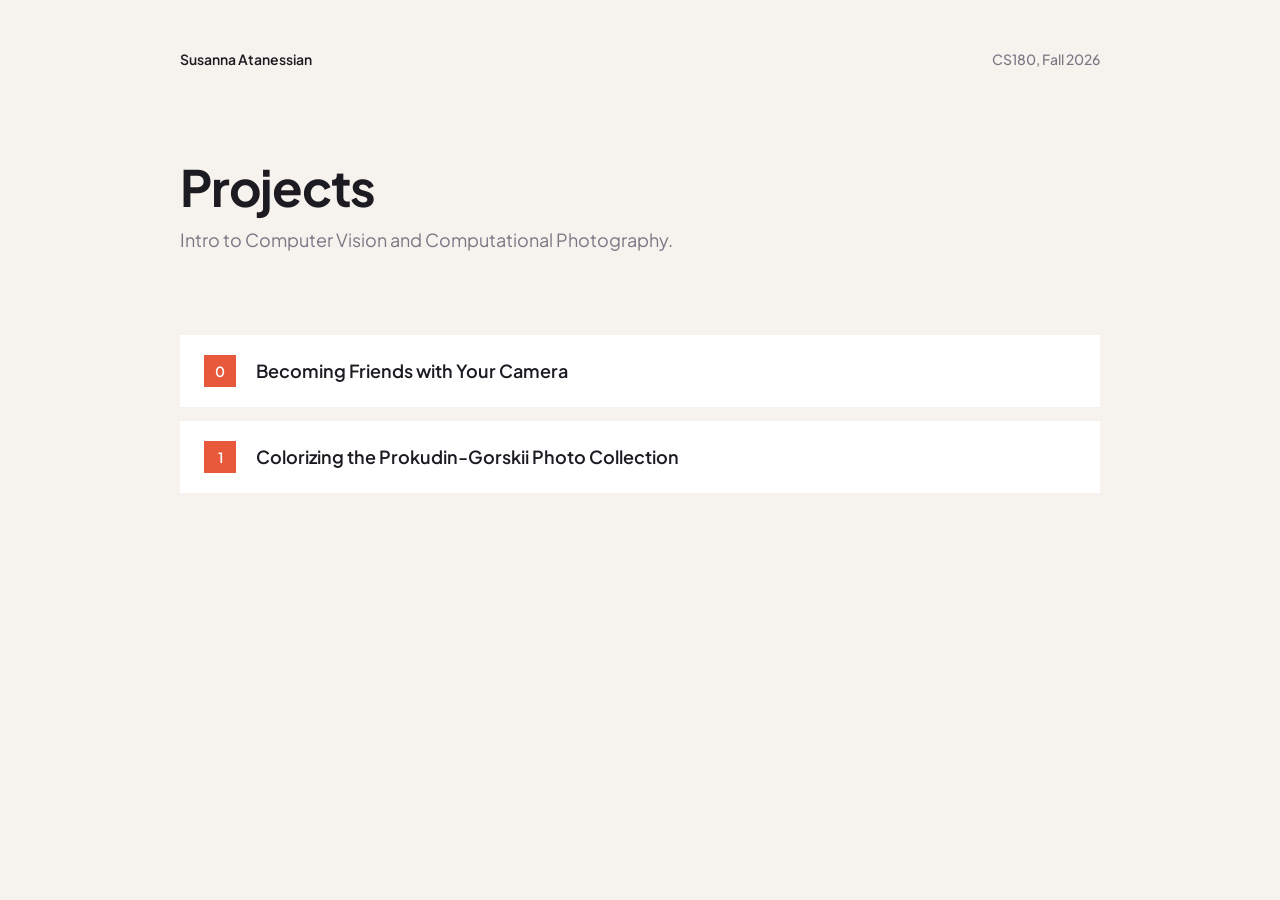
<file: index.html>
<!DOCTYPE html>
<html lang="en">
<head>
  <meta charset="utf-8">
  <meta name="viewport" content="width=device-width, initial-scale=1">
  <title>Susanna Atanessian — CS180</title>
  <link rel="stylesheet" href="style.css">
</head>
<body>
  <div class="wrap">
    <div class="top">
      <a href="./">Susanna Atanessian</a>
      <span>CS180, Fall 2026</span>
    </div>

    <h1>Projects</h1>
    <p class="sub">Intro to Computer Vision and Computational Photography.</p>

    <ul class="projects">
      <li><span class="n">0</span><a href="./0/">Becoming Friends with Your Camera</a></li>
      <li><span class="n">1</span><a href="./1/">Colorizing the Prokudin-Gorskii Photo Collection</a></li>
    </ul>
  </div>
</body>
</html>
</file>
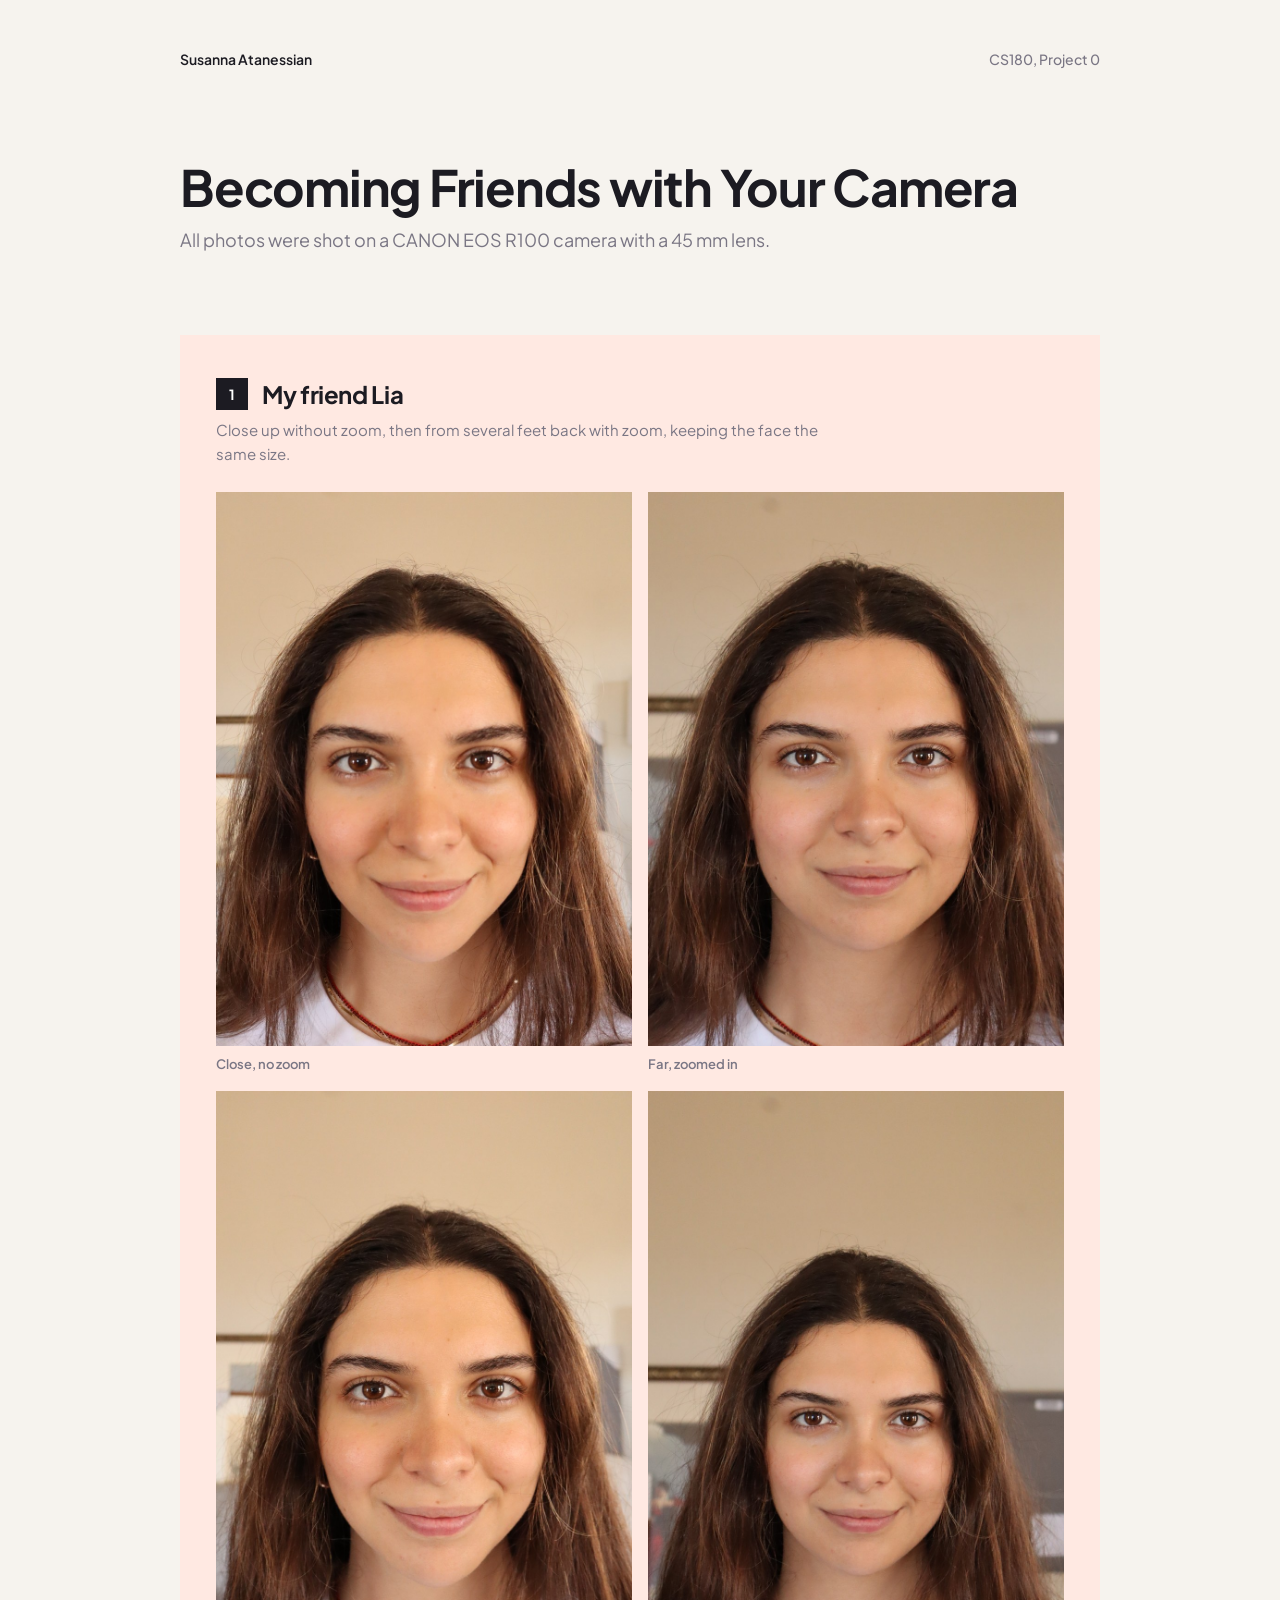
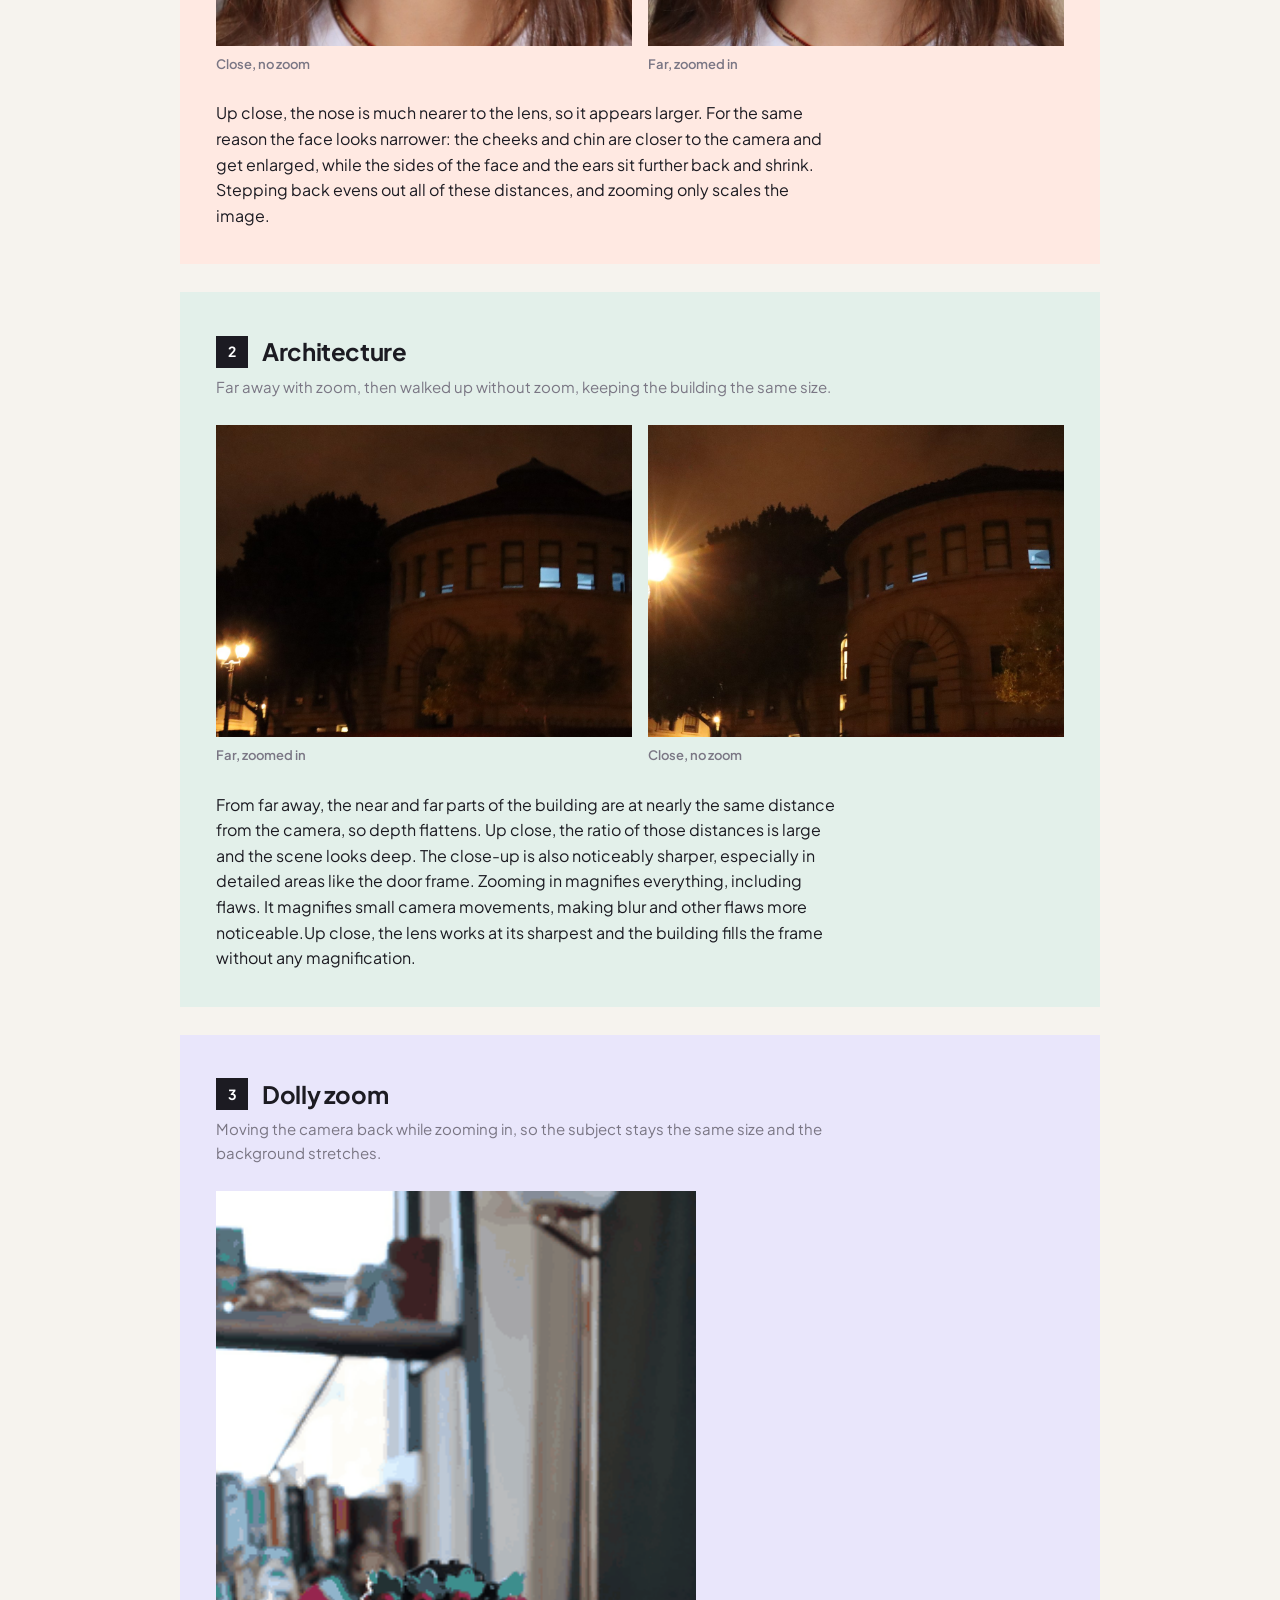
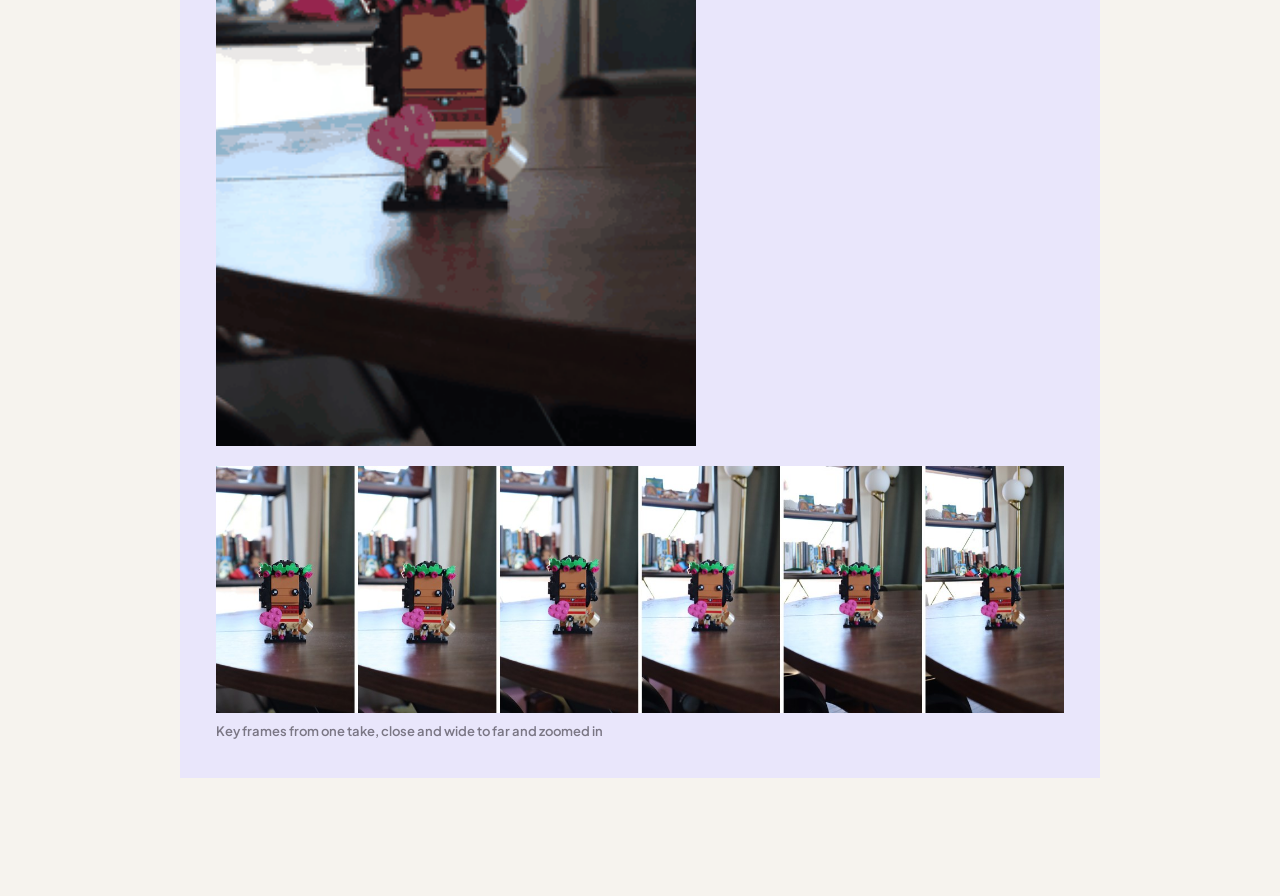
<file: 0/index.html>
<!DOCTYPE html>
<html lang="en">
<head>
  <meta charset="utf-8">
  <meta name="viewport" content="width=device-width, initial-scale=1">
  <title>Project 0 — Becoming Friends with Your Camera</title>
  <link rel="stylesheet" href="../style.css">
</head>
<body>
  <div class="wrap">
    <div class="top">
      <a href="../">Susanna Atanessian</a>
      <span>CS180, Project 0</span>
    </div>

    <h1>Becoming Friends with Your Camera</h1>
    <p class="sub">All photos were shot on a CANON EOS R100 camera with a 45 mm lens.</p>

    <section>
    <h2>My friend Lia</h2>
    <p class="small">Close up without zoom, then from several feet back with zoom, keeping the face the same size.</p>
    <div class="pair">
      <figure><img src="./media/selfie_close_1.jpg" alt=""><figcaption>Close, no zoom</figcaption></figure>
      <figure><img src="./media/selfie_far_1.jpg" alt=""><figcaption>Far, zoomed in</figcaption></figure>
    </div>
    <div class="pair">
      <figure><img src="./media/selfie_close_2.jpg" alt=""><figcaption>Close, no zoom</figcaption></figure>
      <figure><img src="./media/selfie_far_2.jpg" alt=""><figcaption>Far, zoomed in</figcaption></figure>
    </div>
    <p>Up close, the nose is much nearer to the lens, so it appears larger. For the same reason the face looks narrower: the cheeks and chin are closer to the camera and get enlarged, while the sides of the face and the ears sit further back and shrink. Stepping back evens out all of these distances, and zooming only scales the image.</p>

    </section>

    <section>
    <h2>Architecture</h2>
    <p class="small">Far away with zoom, then walked up without zoom, keeping the building the same size.</p>
    <div class="pair">
      <figure class="wide"><img src="./media/building_zoom_1.jpg" alt=""><figcaption>Far, zoomed in</figcaption></figure>
      <figure class="wide"><img src="./media/building_close_1.jpg" alt=""><figcaption>Close, no zoom</figcaption></figure>
    </div>
    <p>From far away, the near and far parts of the building are at nearly the same distance from the camera, so depth flattens. Up close, the ratio of those distances is large and the scene looks deep. The close-up is also noticeably sharper, especially in detailed areas like the door frame. Zooming in magnifies everything, including flaws. It magnifies small camera movements, making blur and other flaws more noticeable.Up close, the lens works at its sharpest and the building fills the frame without any magnification.</p>

    </section>

    <section>
    <h2>Dolly zoom</h2>
    <p class="small">Moving the camera back while zooming in, so the subject stays the same size and the background stretches.</p>
    <div class="gif"><img src="./media/dolly_zoom.gif" alt=""></div>
    <figure class="strip"><img src="./media/dolly_strip.jpg" alt=""><figcaption>Key frames from one take, close and wide to far and zoomed in</figcaption></figure>
    </section>
  </div>
</body>
</html>
</file>
<file: style.css>
@import url('https://fonts.googleapis.com/css2?family=Plus+Jakarta+Sans:wght@400;500;600;700&display=swap');

:root {
  --bg: #f6f3ee;
  --ink: #1c1b22;
  --muted: #7a7684;
  --accent: #e8583b;
  --tint1: #ffe9e2;
  --tint2: #e3f0ea;
  --tint3: #e9e6fb;
}
body {
  margin: 0;
  background: var(--bg);
  color: var(--ink);
  font-family: 'Plus Jakarta Sans', -apple-system, 'Helvetica Neue', Arial, sans-serif;
  font-size: 16px;
  line-height: 1.6;
}
a { color: inherit; text-decoration: none; }
a:hover { color: var(--accent); }
.wrap { max-width: 920px; margin: 0 auto; padding: 48px 24px 90px; }

.top { display: flex; justify-content: space-between; align-items: baseline; margin-bottom: 90px; font-size: 14px; font-weight: 600; }
.top span { color: var(--muted); font-weight: 500; }

h1 { font-weight: 700; font-size: clamp(34px, 5vw, 50px); letter-spacing: -.025em; line-height: 1.08; margin: 0 0 12px; }
.sub { color: var(--muted); font-size: 18px; margin: 0 0 80px; }

h2 { font-weight: 700; font-size: 24px; letter-spacing: -.015em; margin: 0 0 4px; display: flex; align-items: center; gap: 14px; }
h2::before {
  content: counter(sec); counter-increment: sec;
  width: 32px; height: 32px;  flex: none;
  display: grid; place-items: center; font-size: 14px; font-weight: 700;
  background: var(--ink); color: #fff;
}
body { counter-reset: sec; }
p { max-width: 620px; margin: 0 0 22px; }
p.small { color: var(--muted); font-size: 15px; margin-bottom: 26px; }

section {
  padding: 40px 36px 36px; margin: 0 0 28px; 
}
section:nth-of-type(3n+1) { background: var(--tint1); }
section:nth-of-type(3n+2) { background: var(--tint2); }
section:nth-of-type(3n) { background: var(--tint3); }
section p:last-child { margin-bottom: 0; }
@media (max-width: 640px) { section { padding: 28px 20px;  } }

.pair { display: grid; grid-template-columns: 1fr 1fr; gap: 16px; margin: 0 0 16px; }
@media (max-width: 640px) { .pair { grid-template-columns: 1fr; } }
figure { margin: 0; }
figure img {
  display: block; width: 100%; height: auto; aspect-ratio: 3 / 4; object-fit: cover;
  background: rgba(255,255,255,.6); 
}
figure.wide img { aspect-ratio: 4 / 3; }
figcaption { font-size: 13px; font-weight: 600; color: var(--muted); margin-top: 8px; }
.pair + p { margin-top: 26px; }

.gif img { display: block; width: 100%; max-width: 480px; height: auto;  background: rgba(255,255,255,.6); }

ul.projects { list-style: none; padding: 0; margin: 0; display: grid; gap: 14px; }
ul.projects li {
  background: #fff;  padding: 20px 24px;
  display: flex; gap: 20px; align-items: center; font-weight: 600; font-size: 18px;
  transition: transform .15s;
}
ul.projects li:hover { transform: translateY(-2px); }
ul.projects .n {
  width: 32px; height: 32px;  flex: none;
  display: grid; place-items: center; font-size: 14px; background: var(--accent); color: #fff;
}
ul.projects li.soon { color: #b5b2bd; font-weight: 500; }
ul.projects li.soon .n { background: #ddd; }
ul.projects li.soon:hover { transform: none; }

figure.strip { margin-top: 20px; }
figure.strip img { aspect-ratio: auto; }

h3 { font-weight: 700; font-size: 17px; margin: 14px 0 6px; }
code { font-family: ui-monospace, Menlo, monospace; font-size: .9em; }
.math { margin: 0 0 22px; overflow-x: auto; }

.grid { display: grid; grid-template-columns: repeat(3, 1fr); gap: 16px; margin: 0 0 26px; }
@media (max-width: 640px) { .grid { grid-template-columns: 1fr 1fr; } }
.grid figure img { aspect-ratio: auto; }
.ph {
  display: grid; place-items: center; aspect-ratio: 1; padding: 12px; text-align: center;
  background: rgba(255,255,255,.6); color: var(--muted); font-size: 13px; font-weight: 600;
}

.tablewrap { overflow-x: auto; margin: 0 0 22px; }
table { border-collapse: collapse; margin: 0 0 22px; font-size: 15px; background: rgba(255,255,255,.6); }
th, td { padding: 7px 16px; text-align: left; border-bottom: 1px solid rgba(0,0,0,.08); }
th { font-weight: 600; }
thead th { text-align: right; }
thead th:first-child { text-align: left; vertical-align: bottom; }
.tablewrap table { margin: 0; }
td + td, th + th { text-align: right; }

@media print {
  body { background: #fff; -webkit-print-color-adjust: exact; print-color-adjust: exact; }
  section { break-inside: avoid; }
  figure, .pair, .gif { break-inside: avoid; }
}
</file>
